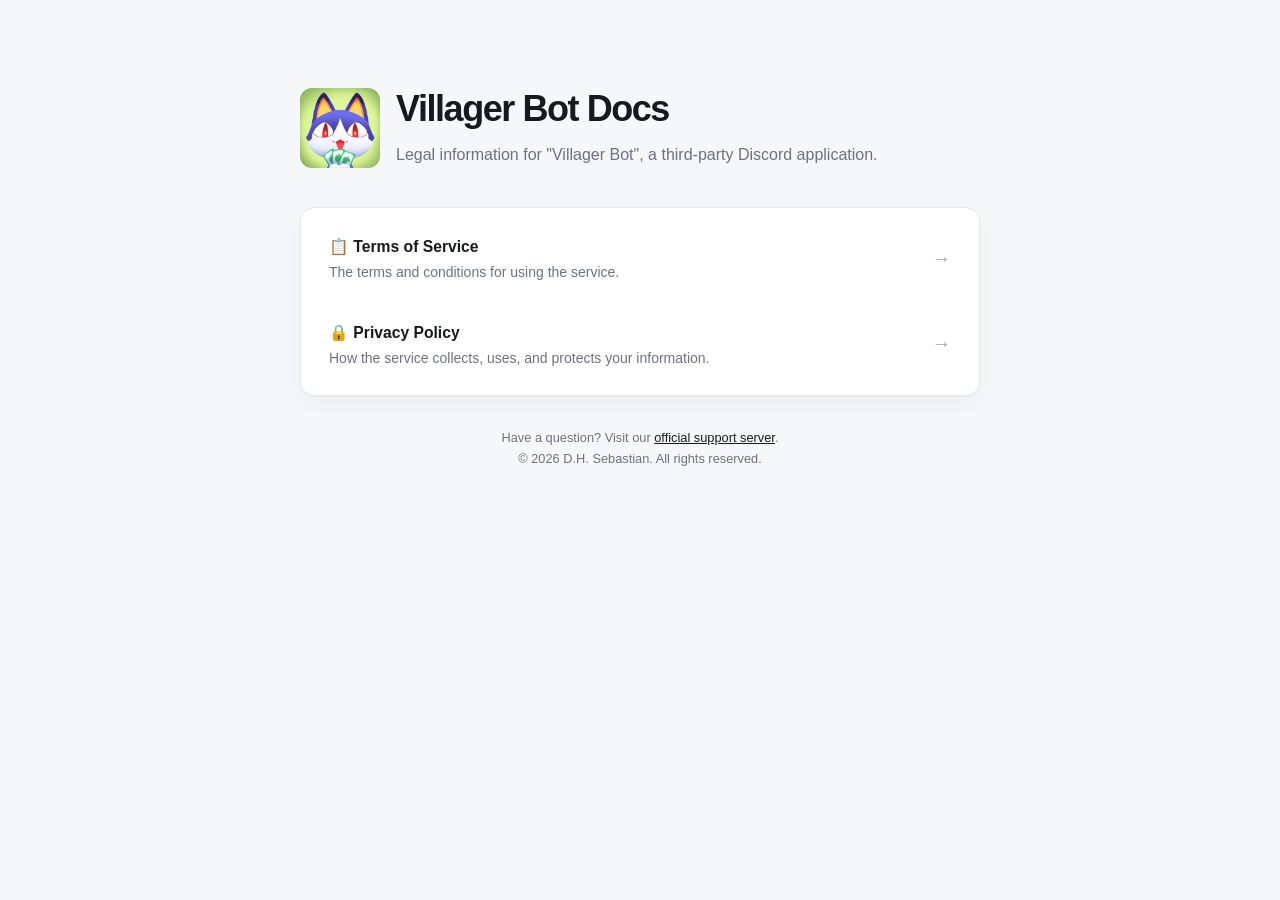
<file: index.html>
<!DOCTYPE html>
<html lang="en">

<head>
  <meta charset="UTF-8">
  <meta name="viewport" content="width=device-width, initial-scale=1.0">
  <title>Villager Bot Docs</title>
  <link rel="icon" type="image/png" href="favicon.png">
  <link rel="stylesheet" href="style.css">
</head>

<body>
  <main class="container">
    <header class="site-header">
      <img src="favicon.png" alt="" class="site-icon">
      <div>
        <h1>Villager Bot Docs</h1>
        <p class="subtitle">Legal information for "Villager Bot", a third-party Discord application.</p>
      </div>
    </header>

    <nav class="card" aria-label="Site documents">
      <a href="terms.html">
        <span class="link-content">
          <span class="link-title">📋 Terms of Service</span>
          <span class="link-description">
            The terms and conditions for using the service.
          </span>
        </span>
        <span class="arrow" aria-hidden="true">→</span>
      </a>

      <a href="privacy.html">
        <span class="link-content">
          <span class="link-title">🔒 Privacy Policy</span>
          <span class="link-description">
            How the service collects, uses, and protects your information.
          </span>
        </span>
        <span class="arrow" aria-hidden="true">→</span>
      </a>
    </nav>

    <footer>
      Have a question? Visit our <a href link= "https://discord.gg/GKMwey9ds">official support server</a>. <br>
      © 2026 D.H. Sebastian. All rights reserved.
    </footer>
  </main>
</body>

</html>
</file>
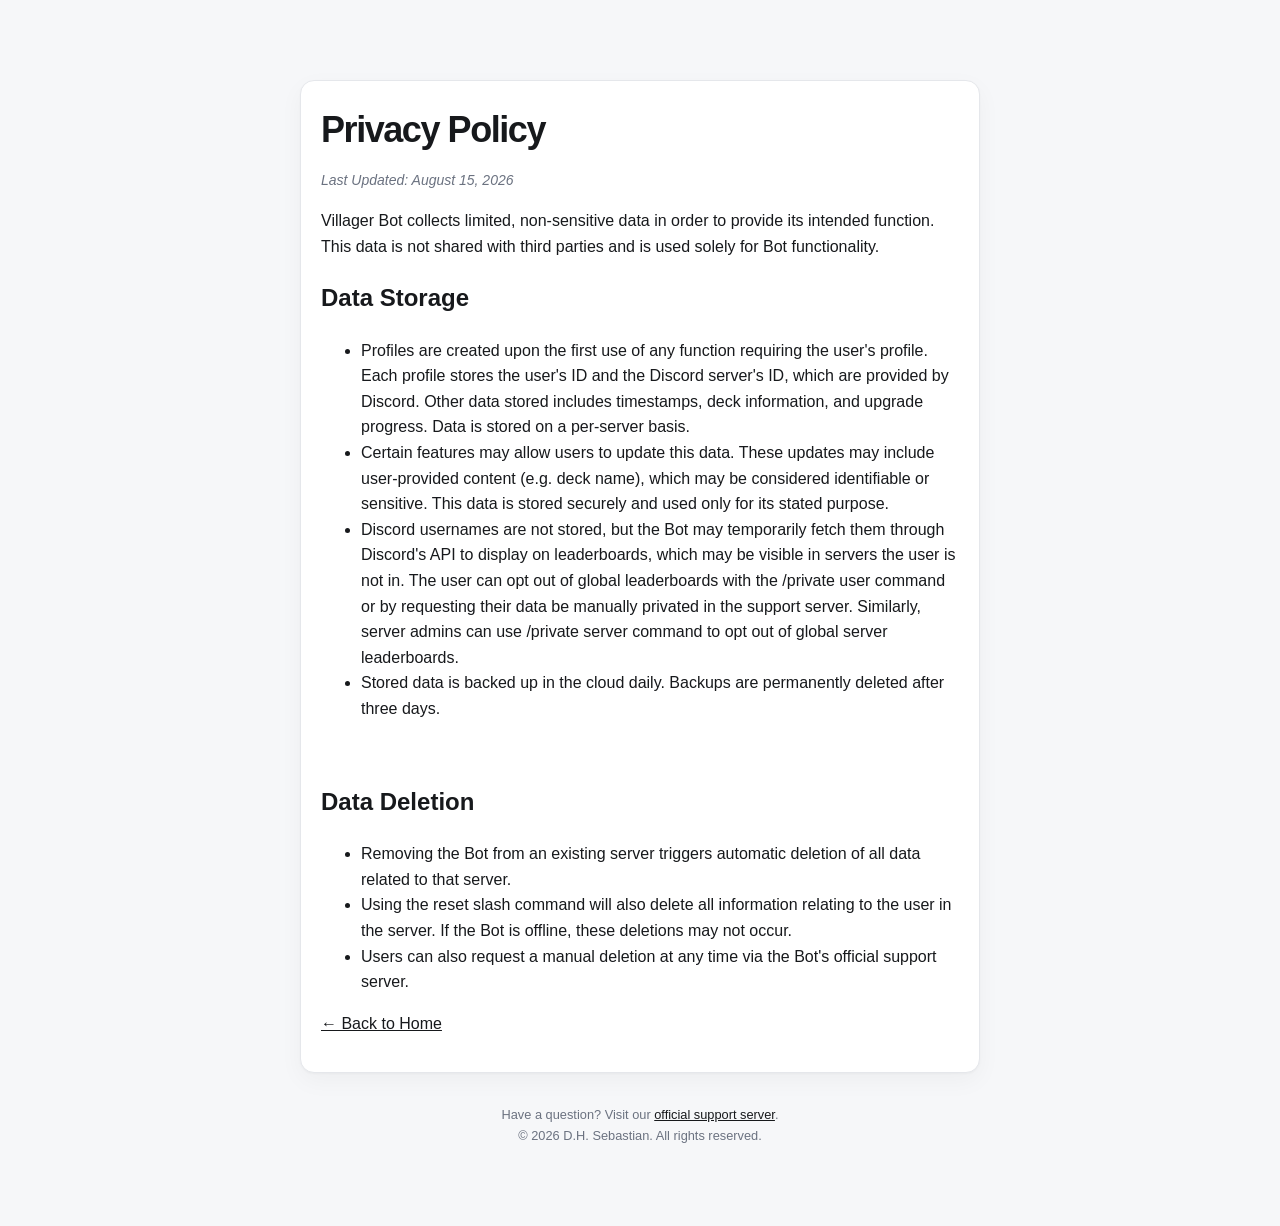
<file: privacy.html>
<!-- docs/privacy.html -->
<!DOCTYPE html>
<html lang="en">

<head>
  <meta charset="UTF-8">
  <meta name="viewport" content="width=device-width, initial-scale=1.0">
  <title>Privacy Policy</title>
  <link rel="icon" type="image/png" href="favicon.png">
  <link rel="stylesheet" href="style.css">
</head>

<body>
  <main class="container">
    <div class="doc">
      <h1>Privacy Policy</h1>
      <span class="update-text">Last Updated: August 15, 2026</span>

      <p>Villager Bot collects limited, non-sensitive data in order to provide its intended function. This data
        is not shared with third parties and is used solely for Bot functionality.</p>

      <h2>Data Storage</h2>

      <ul>
        <li>
          Profiles are created upon the first use of any function requiring the user's profile. Each profile stores the
          user's ID and the Discord server's ID, which are provided by Discord. Other data stored includes timestamps,
          deck
          information, and upgrade progress. Data is stored on a per-server basis.
        </li>
        <li>
          Certain features may allow users to update this data. These updates may include user-provided content (e.g.
          deck
          name), which may be considered identifiable or sensitive. This data is stored securely and used only for its
          stated purpose.
        </li>
        <li>
          Discord usernames are not stored, but the Bot may temporarily fetch them through Discord's API to display on
          leaderboards, which may be visible in servers the user is not in. The user can opt out of global leaderboards
          with the /private user command or by requesting their data be manually privated in the support server.
          Similarly,
          server admins can use /private server command to opt out of global server leaderboards.
        </li>
        <li>
          Stored data is backed up in the cloud daily. Backups are permanently deleted after three days.
        </li>
      </ul>

      <br>
      <h2>Data Deletion</h2>

      <ul>
        <li>
          Removing the Bot from an existing server triggers automatic deletion of all data related to that server.
        </li>
        <li>
          Using the reset slash command will also delete all information relating to the user in the server. If the Bot
          is
          offline, these deletions may not occur.
        </li>
        <li>
          Users can also request a manual deletion at any time via the Bot's official support server.
        </li>
      </ul>

      <p><a href="index.html">← Back to Home</a></p>
    </div>

    <footer>
      Have a question? Visit our <a href link="https://discord.gg/GKMwey9ds">official support server</a>. <br>
      © 2026 D.H. Sebastian. All rights reserved.
    </footer>
  </main>
</body>



</html>
</file>
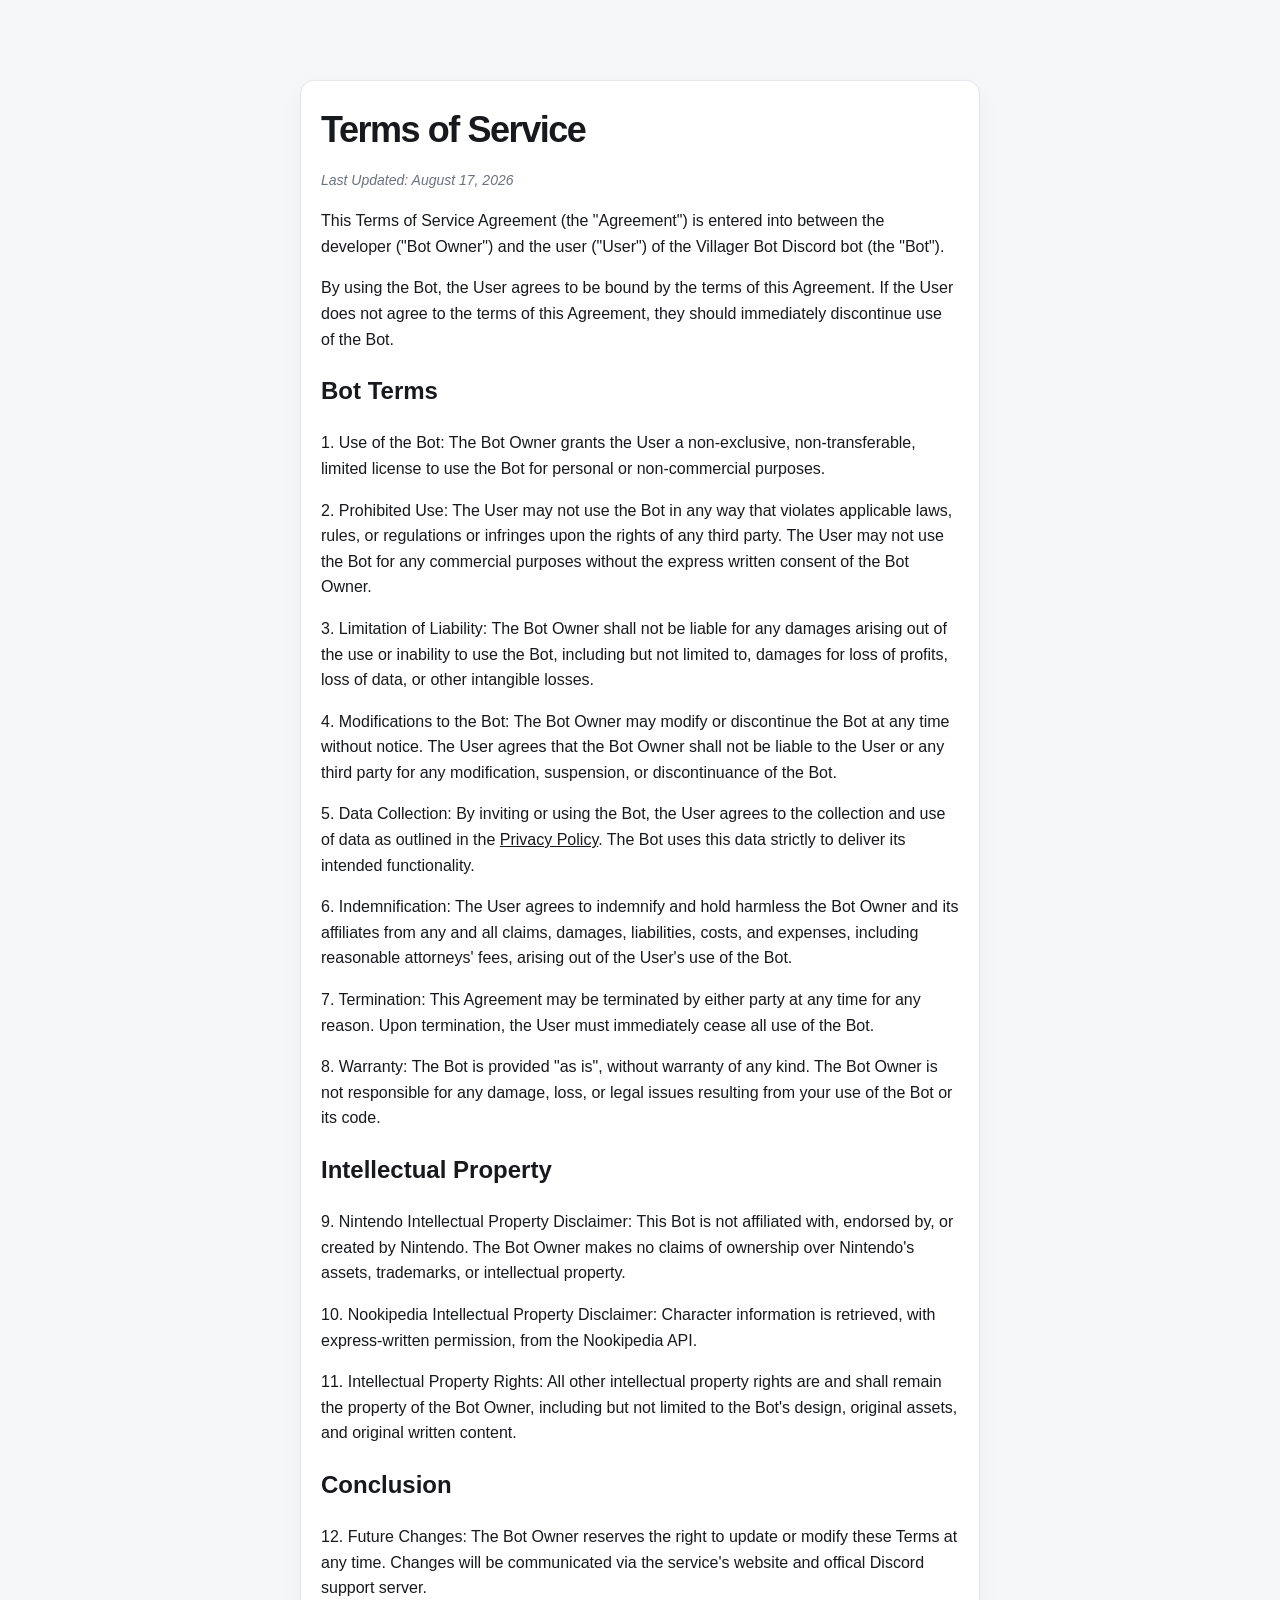
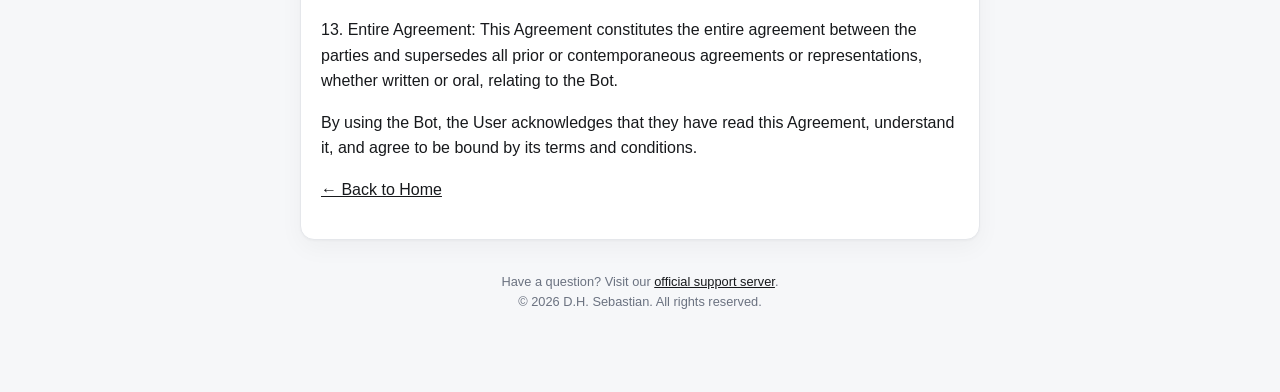
<file: terms.html>
<!-- docs/terms.html -->
<!DOCTYPE html>
<html lang="en">

<head>
  <meta charset="UTF-8">
  <meta name="viewport" content="width=device-width, initial-scale=1.0">
  <title>Terms of Service</title>
  <link rel="icon" type="image/png" href="favicon.png">
  <link rel="stylesheet" href="style.css">
</head>

<body>
  <main class="container">
    <div class="doc">
      <h1>Terms of Service</h1>
      <span class="update-text">Last Updated: August 17, 2026</span>

      <p>This Terms of Service Agreement (the "Agreement") is entered into between the developer ("Bot Owner") and the
        user ("User") of the Villager Bot Discord bot (the "Bot").</p>

      <p>By using the Bot, the User agrees to be bound by the terms of this Agreement. If the User does not agree to the
        terms of this Agreement, they should immediately discontinue use of the Bot.</p>

      <h2>Bot Terms</h2>
      <p>1. Use of the Bot: The Bot Owner grants the User a non-exclusive, non-transferable, limited license to use the
        Bot for personal or non-commercial purposes.</p>

      <p>2. Prohibited Use: The User may not use the Bot in any way that violates applicable laws, rules, or regulations
        or infringes upon the rights of any third party. The User may not use the Bot for any commercial purposes
        without the express written consent of the Bot Owner.</p>

      <p>3. Limitation of Liability: The Bot Owner shall not be liable for any damages arising out of the use or
        inability to use the Bot, including but not limited to, damages for loss of profits, loss of data, or other
        intangible losses.</p>

      <p>4. Modifications to the Bot: The Bot Owner may modify or discontinue the Bot at any time without notice. The
        User agrees that the Bot Owner shall not be liable to the User or any third party for any modification,
        suspension, or discontinuance of the Bot.</p>

      <p>5. Data Collection: By inviting or using the Bot, the User agrees to the collection and use of data as outlined
        in the <a href="privacy.html">Privacy Policy</a>. The Bot uses this data strictly to deliver its intended
        functionality.</p>

      <p>6. Indemnification: The User agrees to indemnify and hold harmless the Bot Owner and its affiliates from any
        and all claims, damages, liabilities, costs, and expenses, including reasonable attorneys' fees, arising out of the
        User's use of the Bot.</p>

      <p>7. Termination: This Agreement may be terminated by either party at any time for any reason. Upon termination,
        the User must immediately cease all use of the Bot.</p>

      <p>8. Warranty: The Bot is provided "as is", without warranty of any kind. The Bot Owner
        is not responsible for any damage, loss, or legal issues resulting from your use of the Bot or its code.</p>

      <h2>Intellectual Property</h2>

      <p>9. Nintendo Intellectual Property Disclaimer: This Bot is not affiliated with, endorsed by, or created by Nintendo. The Bot Owner
        makes no claims of ownership over Nintendo's assets, trademarks, or intellectual property.</p>
        
      <p>10. Nookipedia Intellectual Property Disclaimer: Character information is retrieved, with express-written permission, from the
        Nookipedia API.</p>
        
      <p>11. Intellectual Property Rights: All other intellectual property rights are and shall remain the property of the Bot Owner,
        including but not limited to the Bot's design, original assets, and original written content.</p>

      <h2>Conclusion</h2>
      <p>12. Future Changes: The Bot Owner reserves the right to update or modify these Terms at any time. Changes will
        be communicated via the service's website and offical Discord support server.</p>

      <p>13. Entire Agreement: This Agreement constitutes the entire agreement between the parties and supersedes all
        prior or contemporaneous agreements or representations, whether written or oral, relating to the Bot.</p>

      <p>By using the Bot, the User acknowledges that they have read this Agreement, understand it, and agree to be
        bound by its terms and conditions.</p>

      <p><a href="index.html">← Back to Home</a></p>
    </div>

    <footer>
      Have a question? Visit our <a href link="https://discord.gg/GKMwey9ds">official support server</a>. <br>
      © 2026 D.H. Sebastian. All rights reserved.
    </footer>
  </main>
</body>

</html>
</file>
<file: style.css>
:root {
  --background: #f6f7f9;
  --surface: #ffffff;
  --text: #17191c;
  --muted: #6b7280;
  --border: #e5e7eb;
  --accent: #2563eb;
}

* {
  box-sizing: border-box;
}

body {
  margin: 0;
  min-height: 100vh;
  background: var(--background);
  color: var(--text);
  font-family:
    Inter,
    -apple-system,
    BlinkMacSystemFont,
    "Segoe UI",
    Roboto,
    Helvetica,
    Arial,
    sans-serif;
  line-height: 1.6;
}

.container {
  width: min(680px, calc(100% - 40px));
  margin: 0 auto;
  padding: 80px 0;
}

header {
  margin-bottom: 32px;
}

.site-header {
  display: flex;
  align-items: center;
  gap: 16px;
  margin-bottom: 32px;
}

.site-icon {
  width: 80px;
  height: 80px;
  object-fit: contain;
  border-radius: 12px;
}

.site-header h1 {
  margin: 0 0 4px;
}

h1 {
  margin: 0 0 8px;
  font-size: 2.25rem;
  font-weight: 700;
  letter-spacing: -0.04em;
}

.subtitle {
  margin: 0;
  color: var(--muted);
  font-size: 1rem;
  margin-bottom: 8px;
}

.card {
  padding: 8px;
  background: var(--surface);
  border: 1px solid var(--border);
  border-radius: 14px;
  box-shadow:
    0 1px 2px rgba(0, 0, 0, 0.03),
    0 8px 24px rgba(0, 0, 0, 0.04);
}

.card a {
  display: flex;
  align-items: center;
  justify-content: space-between;
  padding: 18px 20px;
  color: var(--text);
  text-decoration: none;
  border-radius: 9px;
  transition:
    background 0.15s ease,
    color 0.15s ease;
}

.card a:hover {
  background: #f3f4f6;
}

a,
a:visited {
  color: var(--text);
}

a:hover {
    color: var(--accent);
}

.doc {
  padding: 20px;
  background: var(--surface);
  border: 1px solid var(--border);
  border-radius: 14px;
  box-shadow:
    0 1px 2px rgba(0, 0, 0, 0.03),
    0 8px 24px rgba(0, 0, 0, 0.04);
}

.link-content {
  display: flex;
  flex-direction: column;
}

.link-title {
  font-weight: 600;
  font-size: 0.98rem;
}

.link-description {
  margin-top: 2px;
  color: var(--muted);
  font-size: 0.875rem;
}

.update-text {
  margin-top: 2px;
  color: var(--muted);
  font-size: 0.875rem;
  font-style: italic;
}

.arrow {
  color: #9ca3af;
  font-size: 1.2rem;
  transition: transform 0.15s ease;
}

.card a:hover .arrow {
  color: var(--accent);
  transform: translateX(3px);
}

footer {
  margin-top: 32px;
  color: var(--muted);
  font-size: 0.8rem;
  text-align: center;
}

@media (max-width: 600px) {
  .container {
    padding: 48px 0;
  }

  h1 {
    font-size: 1.9rem;
  }
}
</file>
